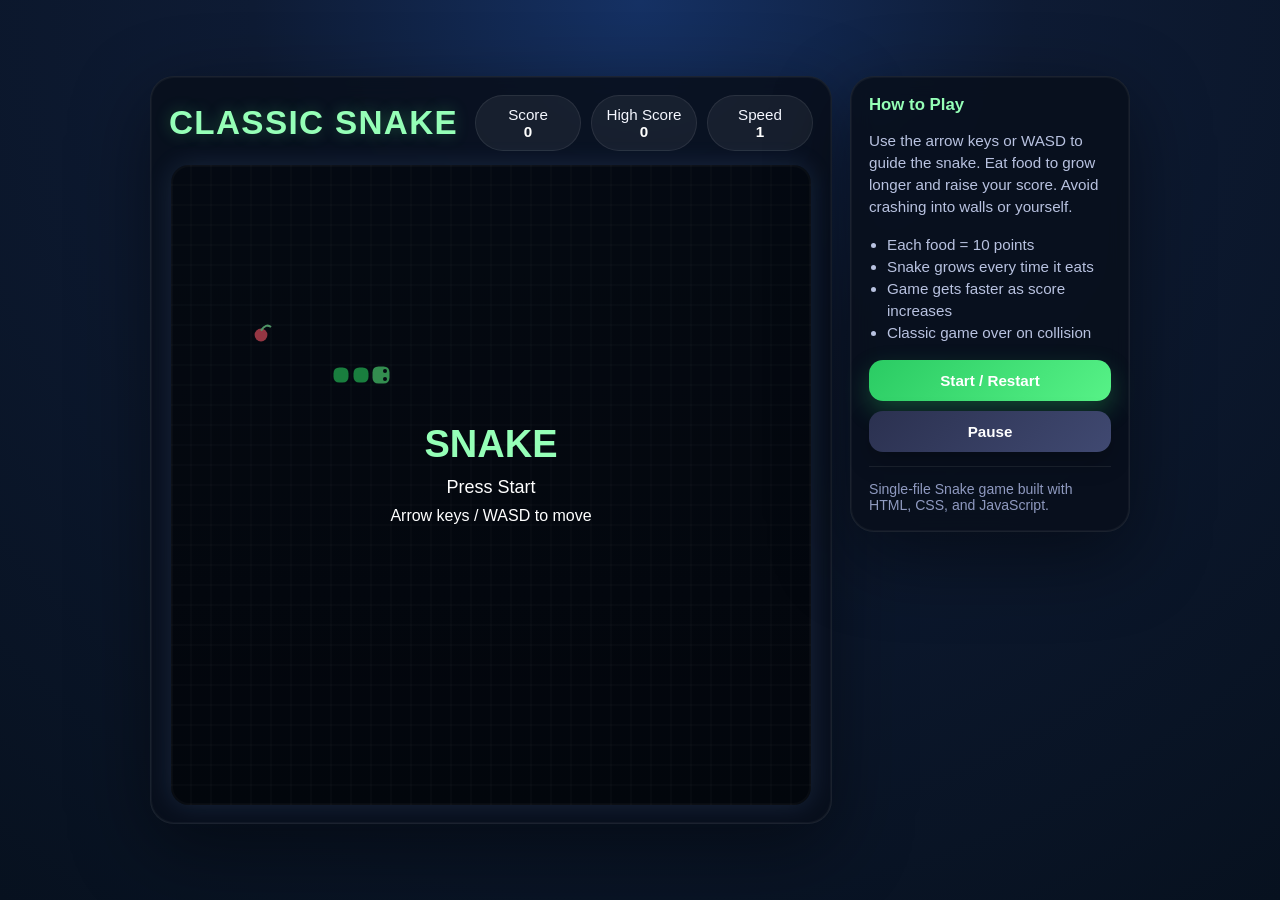
<file: ai.html>
<!DOCTYPE html>
<html lang="en">
<head>
  <meta charset="UTF-8" />
  <meta name="viewport" content="width=device-width, initial-scale=1.0" />
  <title>Snake Game</title>
  <style>
    :root {
      --bg1: #07111f;
      --bg2: #0e1b34;
      --panel: rgba(9, 15, 28, 0.88);
      --grid: rgba(255,255,255,0.06);
      --snake: #57f287;
      --snake2: #2bd96b;
      --food: #ff5d73;
      --text: #f5f7ff;
      --muted: #b8c2e0;
      --accent: #7ea7ff;
      --danger: #ffcc66;
    }

    * { box-sizing: border-box; }

    body {
      margin: 0;
      min-height: 100vh;
      display: grid;
      place-items: center;
      font-family: Arial, Helvetica, sans-serif;
      color: var(--text);
      background:
        radial-gradient(circle at top, #153164 0%, var(--bg2) 35%, var(--bg1) 100%);
      overflow-y: auto;
    }

    .wrap {
      width: min(95vw, 980px);
      display: grid;
      grid-template-columns: 1fr 280px;
      gap: 18px;
      align-items: start;
    }

    .game-shell, .side {
      background: var(--panel);
      border: 1px solid rgba(255,255,255,0.08);
      border-radius: 24px;
      box-shadow:
        0 24px 80px rgba(0,0,0,0.45),
        inset 0 0 0 1px rgba(255,255,255,0.04);
      backdrop-filter: blur(10px);
    }

    .game-shell { padding: 18px; }
    .side { padding: 18px; }

    .topbar {
      display: flex;
      justify-content: space-between;
      align-items: center;
      gap: 12px;
      margin-bottom: 14px;
      flex-wrap: wrap;
    }

    .title {
      font-size: clamp(1.5rem, 2.6vw, 2.1rem);
      font-weight: 800;
      letter-spacing: 0.04em;
      color: #95ffb7;
      text-shadow: 0 0 16px rgba(87, 242, 135, 0.3);
    }

    .stats {
      display: flex;
      gap: 10px;
      flex-wrap: wrap;
    }

    .pill {
      background: rgba(255,255,255,0.06);
      border: 1px solid rgba(255,255,255,0.08);
      border-radius: 999px;
      padding: 10px 14px;
      min-width: 106px;
      text-align: center;
      font-size: 0.95rem;
    }

    .pill b { color: #ffffff; }

    canvas {
      width: 100%;
      max-width: 640px;
      aspect-ratio: 1 / 1;
      display: block;
      margin: 0 auto;
      background: linear-gradient(180deg, #08111f, #050b16);
      border-radius: 18px;
      box-shadow:
        inset 0 0 0 2px rgba(255,255,255,0.04),
        0 0 26px rgba(126, 167, 255, 0.14);
    }

    .side h2 {
      margin: 0 0 12px;
      font-size: 1.05rem;
      color: #95ffb7;
    }

    .side p, .side li {
      color: var(--muted);
      line-height: 1.45;
      font-size: 0.95rem;
    }

    .side ul {
      padding-left: 18px;
      margin: 10px 0 16px;
    }

    .btns {
      display: grid;
      gap: 10px;
      margin-top: 12px;
    }

    button {
      appearance: none;
      border: none;
      cursor: pointer;
      border-radius: 14px;
      padding: 12px 14px;
      font-size: 0.95rem;
      font-weight: 700;
      color: white;
      background: linear-gradient(135deg, #2acb63, #57f287);
      box-shadow: 0 10px 24px rgba(42,203,99,0.28);
      transition: transform 0.12s ease, filter 0.12s ease;
    }

    button:hover { transform: translateY(-1px); filter: brightness(1.05); }
    button:active { transform: translateY(1px); }

    .secondary {
      background: linear-gradient(135deg, #2b3150, #404971);
      box-shadow: 0 10px 24px rgba(0,0,0,0.24);
    }

    .footer-note {
      margin-top: 14px;
      padding-top: 14px;
      border-top: 1px solid rgba(255,255,255,0.08);
      font-size: 0.88rem;
      color: #8f9ac0;
    }

    @media (max-width: 900px) {
      .wrap { grid-template-columns: 1fr; }
    }
  </style>
</head>
<body>
  <div class="wrap">
    <section class="game-shell">
      <div class="topbar">
        <div class="title">CLASSIC SNAKE</div>
        <div class="stats">
          <div class="pill">Score<br><b id="score">0</b></div>
          <div class="pill">High Score<br><b id="highScore">0</b></div>
          <div class="pill">Speed<br><b id="speed">1</b></div>
        </div>
      </div>
      <canvas id="game" width="640" height="640"></canvas>
    </section>

    <aside class="side">
      <h2>How to Play</h2>
      <p>Use the arrow keys or WASD to guide the snake. Eat food to grow longer and raise your score. Avoid crashing into walls or yourself.</p>
      <ul>
        <li>Each food = 10 points</li>
        <li>Snake grows every time it eats</li>
        <li>Game gets faster as score increases</li>
        <li>Classic game over on collision</li>
      </ul>
      <div class="btns">
        <button id="startBtn">Start / Restart</button>
        <button id="pauseBtn" class="secondary">Pause</button>
      </div>
      <div class="footer-note">
        Single-file Snake game built with HTML, CSS, and JavaScript.
      </div>
    </aside>
  </div>

  <script>
    const canvas = document.getElementById('game');
    const ctx = canvas.getContext('2d');

    const scoreEl = document.getElementById('score');
    const highScoreEl = document.getElementById('highScore');
    const speedEl = document.getElementById('speed');
    const startBtn = document.getElementById('startBtn');
    const pauseBtn = document.getElementById('pauseBtn');

    const GRID_SIZE = 20;
    const TILE_COUNT = canvas.width / GRID_SIZE;

    let highScore = Number(localStorage.getItem('snakeHighScore') || 0);
    highScoreEl.textContent = highScore;

    let state;

    function makeGame() {
      state = {
        snake: [
          { x: 10, y: 10 },
          { x: 9, y: 10 },
          { x: 8, y: 10 }
        ],
        dir: { x: 1, y: 0 },
        nextDir: { x: 1, y: 0 },
        food: randomFood([{ x: 10, y: 10 }, { x: 9, y: 10 }, { x: 8, y: 10 }]),
        score: 0,
        speedLevel: 1,
        tickMs: 140,
        lastTick: 0,
        running: false,
        paused: false,
        gameOver: false,
        message: 'Press Start'
      };
      updateHUD();
      draw();
    }

    function updateHUD() {
      scoreEl.textContent = state.score;
      speedEl.textContent = state.speedLevel;
      highScoreEl.textContent = highScore;
    }

    function randomFood(snake) {
      let food;
      do {
        food = {
          x: Math.floor(Math.random() * TILE_COUNT),
          y: Math.floor(Math.random() * TILE_COUNT)
        };
      } while (snake.some(seg => seg.x === food.x && seg.y === food.y));
      return food;
    }

    function samePos(a, b) {
      return a.x === b.x && a.y === b.y;
    }

    function setDirection(x, y) {
      if (x === -state.dir.x && y === -state.dir.y) return;
      state.nextDir = { x, y };
    }

    function step() {
      if (!state.running || state.paused || state.gameOver) return;

      state.dir = state.nextDir;
      const head = state.snake[0];
      const newHead = {
        x: head.x + state.dir.x,
        y: head.y + state.dir.y
      };

      if (
        newHead.x < 0 ||
        newHead.x >= TILE_COUNT ||
        newHead.y < 0 ||
        newHead.y >= TILE_COUNT ||
        state.snake.some(seg => samePos(seg, newHead))
      ) {
        state.running = false;
        state.gameOver = true;
        state.message = 'Game Over - Press Start';
        draw();
        return;
      }

      state.snake.unshift(newHead);

      if (samePos(newHead, state.food)) {
        state.score += 10;
        if (state.score > highScore) {
          highScore = state.score;
          localStorage.setItem('snakeHighScore', String(highScore));
        }

        state.speedLevel = 1 + Math.floor(state.score / 50);
        state.tickMs = Math.max(65, 140 - Math.floor(state.score / 10) * 4);
        state.food = randomFood(state.snake);
      } else {
        state.snake.pop();
      }

      updateHUD();
      draw();
    }

    function drawGrid() {
      ctx.strokeStyle = 'rgba(255,255,255,0.06)';
      ctx.lineWidth = 1;
      for (let i = 0; i <= TILE_COUNT; i++) {
        const p = i * GRID_SIZE;
        ctx.beginPath();
        ctx.moveTo(p, 0);
        ctx.lineTo(p, canvas.height);
        ctx.stroke();

        ctx.beginPath();
        ctx.moveTo(0, p);
        ctx.lineTo(canvas.width, p);
        ctx.stroke();
      }
    }

    function drawFood() {
      const x = state.food.x * GRID_SIZE;
      const y = state.food.y * GRID_SIZE;
      const cx = x + GRID_SIZE / 2;
      const cy = y + GRID_SIZE / 2;

      ctx.beginPath();
      ctx.fillStyle = '#ff5d73';
      ctx.arc(cx, cy, GRID_SIZE * 0.32, 0, Math.PI * 2);
      ctx.fill();

      ctx.beginPath();
      ctx.strokeStyle = '#8affb0';
      ctx.lineWidth = 2;
      ctx.moveTo(cx, cy - GRID_SIZE * 0.22);
      ctx.quadraticCurveTo(cx + 5, cy - 12, cx + 10, cy - 8);
      ctx.stroke();
    }

    function drawSnake() {
      state.snake.forEach((seg, index) => {
        const x = seg.x * GRID_SIZE;
        const y = seg.y * GRID_SIZE;
        const inset = index === 0 ? 1.5 : 2.5;

        ctx.fillStyle = index === 0 ? '#57f287' : '#2bd96b';
        roundRect(x + inset, y + inset, GRID_SIZE - inset * 2, GRID_SIZE - inset * 2, 6, true, false);

        if (index === 0) {
          ctx.fillStyle = '#08111f';
          const eyeOffsetX = state.dir.y !== 0 ? 4 : 0;
          const eyeOffsetY = state.dir.x !== 0 ? 4 : 0;

          if (state.dir.x === 1) {
            ctx.beginPath(); ctx.arc(x + 14, y + 6, 2, 0, Math.PI * 2); ctx.fill();
            ctx.beginPath(); ctx.arc(x + 14, y + 14, 2, 0, Math.PI * 2); ctx.fill();
          } else if (state.dir.x === -1) {
            ctx.beginPath(); ctx.arc(x + 6, y + 6, 2, 0, Math.PI * 2); ctx.fill();
            ctx.beginPath(); ctx.arc(x + 6, y + 14, 2, 0, Math.PI * 2); ctx.fill();
          } else if (state.dir.y === -1) {
            ctx.beginPath(); ctx.arc(x + 6, y + 6, 2, 0, Math.PI * 2); ctx.fill();
            ctx.beginPath(); ctx.arc(x + 14, y + 6, 2, 0, Math.PI * 2); ctx.fill();
          } else {
            ctx.beginPath(); ctx.arc(x + 6, y + 14, 2, 0, Math.PI * 2); ctx.fill();
            ctx.beginPath(); ctx.arc(x + 14, y + 14, 2, 0, Math.PI * 2); ctx.fill();
          }
        }
      });
    }

    function roundRect(x, y, width, height, radius, fill, stroke) {
      if (typeof radius === 'number') {
        radius = { tl: radius, tr: radius, br: radius, bl: radius };
      }
      ctx.beginPath();
      ctx.moveTo(x + radius.tl, y);
      ctx.lineTo(x + width - radius.tr, y);
      ctx.quadraticCurveTo(x + width, y, x + width, y + radius.tr);
      ctx.lineTo(x + width, y + height - radius.br);
      ctx.quadraticCurveTo(x + width, y + height, x + width - radius.br, y + height);
      ctx.lineTo(x + radius.bl, y + height);
      ctx.quadraticCurveTo(x, y + height, x, y + height - radius.bl);
      ctx.lineTo(x, y + radius.tl);
      ctx.quadraticCurveTo(x, y, x + radius.tl, y);
      ctx.closePath();
      if (fill) ctx.fill();
      if (stroke) ctx.stroke();
    }

    function drawOverlay() {
      if (state.running && !state.paused) return;
      ctx.fillStyle = 'rgba(0,0,0,0.42)';
      ctx.fillRect(0, 0, canvas.width, canvas.height);

      ctx.textAlign = 'center';
      ctx.fillStyle = '#95ffb7';
      ctx.font = 'bold 38px Arial';
      ctx.fillText(state.gameOver ? 'GAME OVER' : state.paused ? 'PAUSED' : 'SNAKE', canvas.width / 2, canvas.height / 2 - 28);

      ctx.fillStyle = '#ffffff';
      ctx.font = '18px Arial';
      ctx.fillText(state.message, canvas.width / 2, canvas.height / 2 + 8);
      ctx.font = '16px Arial';
      ctx.fillText('Arrow keys / WASD to move', canvas.width / 2, canvas.height / 2 + 36);
    }

    function draw() {
      ctx.clearRect(0, 0, canvas.width, canvas.height);
      drawGrid();
      drawFood();
      drawSnake();
      drawOverlay();
    }

    function loop(timestamp = 0) {
      if (state.running && !state.paused && !state.gameOver) {
        if (timestamp - state.lastTick >= state.tickMs) {
          state.lastTick = timestamp;
          step();
        }
      }
      requestAnimationFrame(loop);
    }

    function startGame() {
      if (state.gameOver || state.message === 'Press Start') {
        makeGame();
      }
      state.running = true;
      state.paused = false;
      state.gameOver = false;
      state.message = '';
      state.lastTick = performance.now();
      pauseBtn.textContent = 'Pause';
      draw();
    }

    function pauseGame() {
      if (state.gameOver) return;
      state.paused = !state.paused;
      state.running = !state.paused;
      state.message = state.paused ? 'Paused' : '';
      pauseBtn.textContent = state.paused ? 'Resume' : 'Pause';
      if (!state.paused) state.lastTick = performance.now();
      draw();
    }

    window.addEventListener('keydown', (e) => {
      const key = e.key.toLowerCase();
      if (['arrowup', 'w'].includes(key)) setDirection(0, -1);
      else if (['arrowdown', 's'].includes(key)) setDirection(0, 1);
      else if (['arrowleft', 'a'].includes(key)) setDirection(-1, 0);
      else if (['arrowright', 'd'].includes(key)) setDirection(1, 0);
      else if (key === ' ') {
        e.preventDefault();
        if (!state.running || state.gameOver) startGame();
        else pauseGame();
      }
    });

    startBtn.addEventListener('click', startGame);
    pauseBtn.addEventListener('click', pauseGame);

    makeGame();
    loop();

  
document.addEventListener("keydown", function(event) {
    if (
        event.key === "ArrowUp" ||
        event.key === "ArrowDown" ||
        event.key === "ArrowLeft" ||
        event.key === "ArrowRight"
    ) {
        event.preventDefault();
    }

    if (event.key === "ArrowUp") {
        direction = "up";
    } else if (event.key === "ArrowDown") {
        direction = "down";
    } else if (event.key === "ArrowLeft") {
        direction = "left";
    } else if (event.key === "ArrowRight") {
        direction = "right";
    }
});
  </script>
</body>
</html>
</file>
